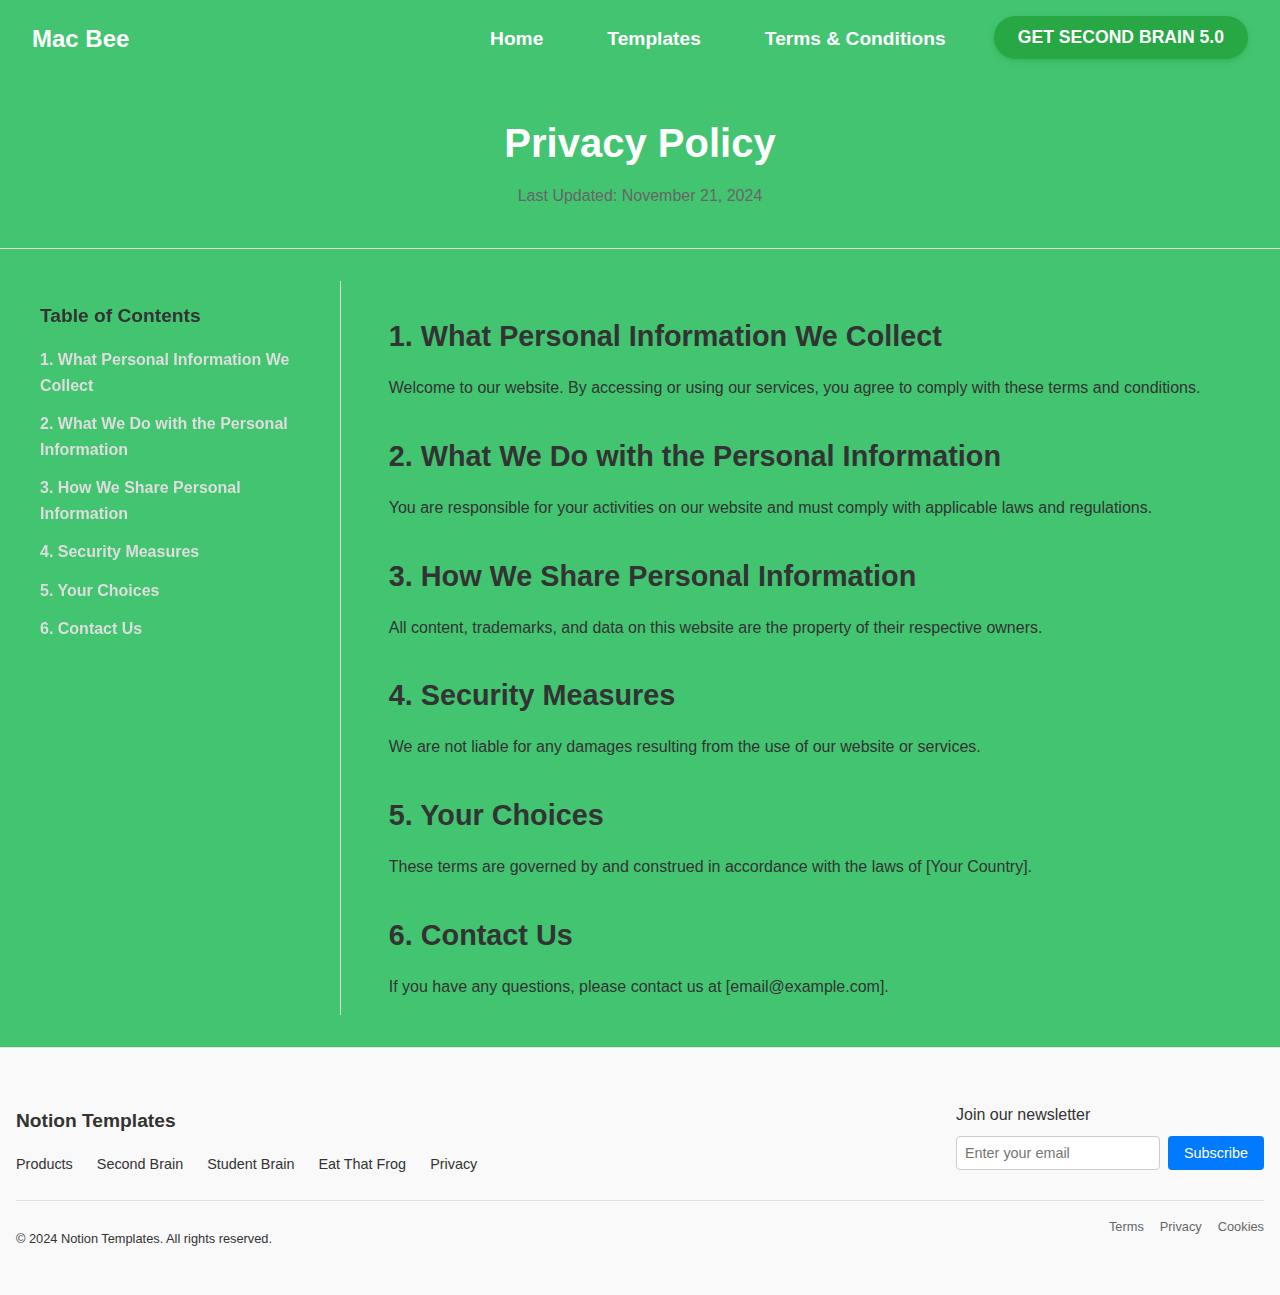
<file: privacy.html>
<!DOCTYPE html>
<html lang="en">
<head>
    <meta charset="UTF-8">
    <meta name="viewport" content="width=device-width, initial-scale=1.0">
    <title>Privacy Policy</title>
    <link rel="stylesheet" href="privacy.css">
</head>
<body>
    <!-- Header Section Starts-------------------------------------------------------------->

    <header>
        <div class="logo">
            <h1>Mac Bee</h1>
        </div>
        <nav>
            <ul id="menu">
                <li><a href="index.html">Home</a></li>
                <li><a href="templates.html">Templates</a></li>
                <li><a href="terms.html">Terms & Conditions</a></li>
                <li><button class="cta-button">Get Second Brain 5.0</button></li>
            </ul>
        </nav>
        <div class="hamburger" onclick="toggleMenu()">
            &#9776;
        </div>
    </header>

    <!-- Header Section Ends-------------------------------------------------------------->


    <!-- Hero Section Starts ---------------------------------------------------------------->

    <section class="hero">
        <h1>Privacy Policy</h1>
        <p>Last Updated: November 21, 2024</p>
    </section>

    <main class="terms-container">
        <!-- Left Section: Table of Contents -->
        <aside class="toc">
            <h3>Table of Contents</h3>
            <ul>
                <li><a href="#section1">1. What Personal Information We Collect</a></li>
                <li><a href="#section2">2. What We Do with the Personal Information</a></li>
                <li><a href="#section3">3. How We Share Personal Information</a></li>
                <li><a href="#section4">4. Security Measures</a></li>
                <li><a href="#section5">5. Your Choices</a></li>
                <li><a href="#section6">6. Contact Us</a></li>
            </ul>
        </aside>

        <!-- Right Section: Terms Content -->
        <section class="terms-content">
            <article id="#section1">
                <h2>1. What Personal Information We Collect</h2>
                <p>Welcome to our website. By accessing or using our services, you agree to comply with these terms and conditions.</p>
            </article>

            <article id="#section2">
                <h2>2. What We Do with the Personal Information</h2>
                <p>You are responsible for your activities on our website and must comply with applicable laws and regulations.</p>
            </article>

            <article id="#section3">
                <h2>3. How We Share Personal Information</h2>
                <p>All content, trademarks, and data on this website are the property of their respective owners.</p>
            </article>

            <article id="#section4">
                <h2>4. Security Measures</h2>
                <p>We are not liable for any damages resulting from the use of our website or services.</p>
            </article>

            <article id="#section5">
                <h2>5. Your Choices</h2>
                <p>These terms are governed by and construed in accordance with the laws of [Your Country].</p>
            </article>

            <article id="#section6">
                <h2>6. Contact Us</h2>
                <p>If you have any questions, please contact us at [email@example.com].</p>
            </article>
        </section>
        
    </main>
    <!-- Hero Section Ends ---------------------------------------------------------------->


        <!-- Footer Section Starts------------------------------------------------------>
        <footer class="footer">
            <div class="footer-container">
                <!-- Footer Left: Links Section -->
                <div class="footer-left">
                    <h4>Notion Templates</h4>
                    <nav class="footer-links">
                        <a href="./templates.html">Products</a>
                        <a href="https://365daysgrowth.gumroad.com/l/secondbrain">Second Brain</a>
                        <a href="https://365daysgrowth.gumroad.com/l/unistudents">Student Brain</a>
                        <a href="https://365daysgrowth.gumroad.com/l/eatfrog">Eat That Frog</a>
                        <a href="./privacy.html">Privacy</a>
                    </nav>
                </div>
                
                <!-- Footer Right: Newsletter Subscription -->
                <div class="footer-right">
                    <p>Join our newsletter</p>
                    <form class="newsletter-form">
                        <input type="email" placeholder="Enter your email" required>
                        <button type="submit">Subscribe</button>
                    </form>
                </div>
            </div>
            
            <!-- Footer Bottom -->
            <div class="footer-bottom">
                <p>© 2024 Notion Templates. All rights reserved.</p>
                <nav class="footer-bottom-links">
                    <a href="./terms.html">Terms</a>
                    <a href="./privacy.html">Privacy</a>
                    <a href="#">Cookies</a>
                </nav>
            </div>
        </footer>



        <!-- Footer Section Ends------------------------------------------------------>

        <script src="terms.js"></script>
</body>
</html>
</file>
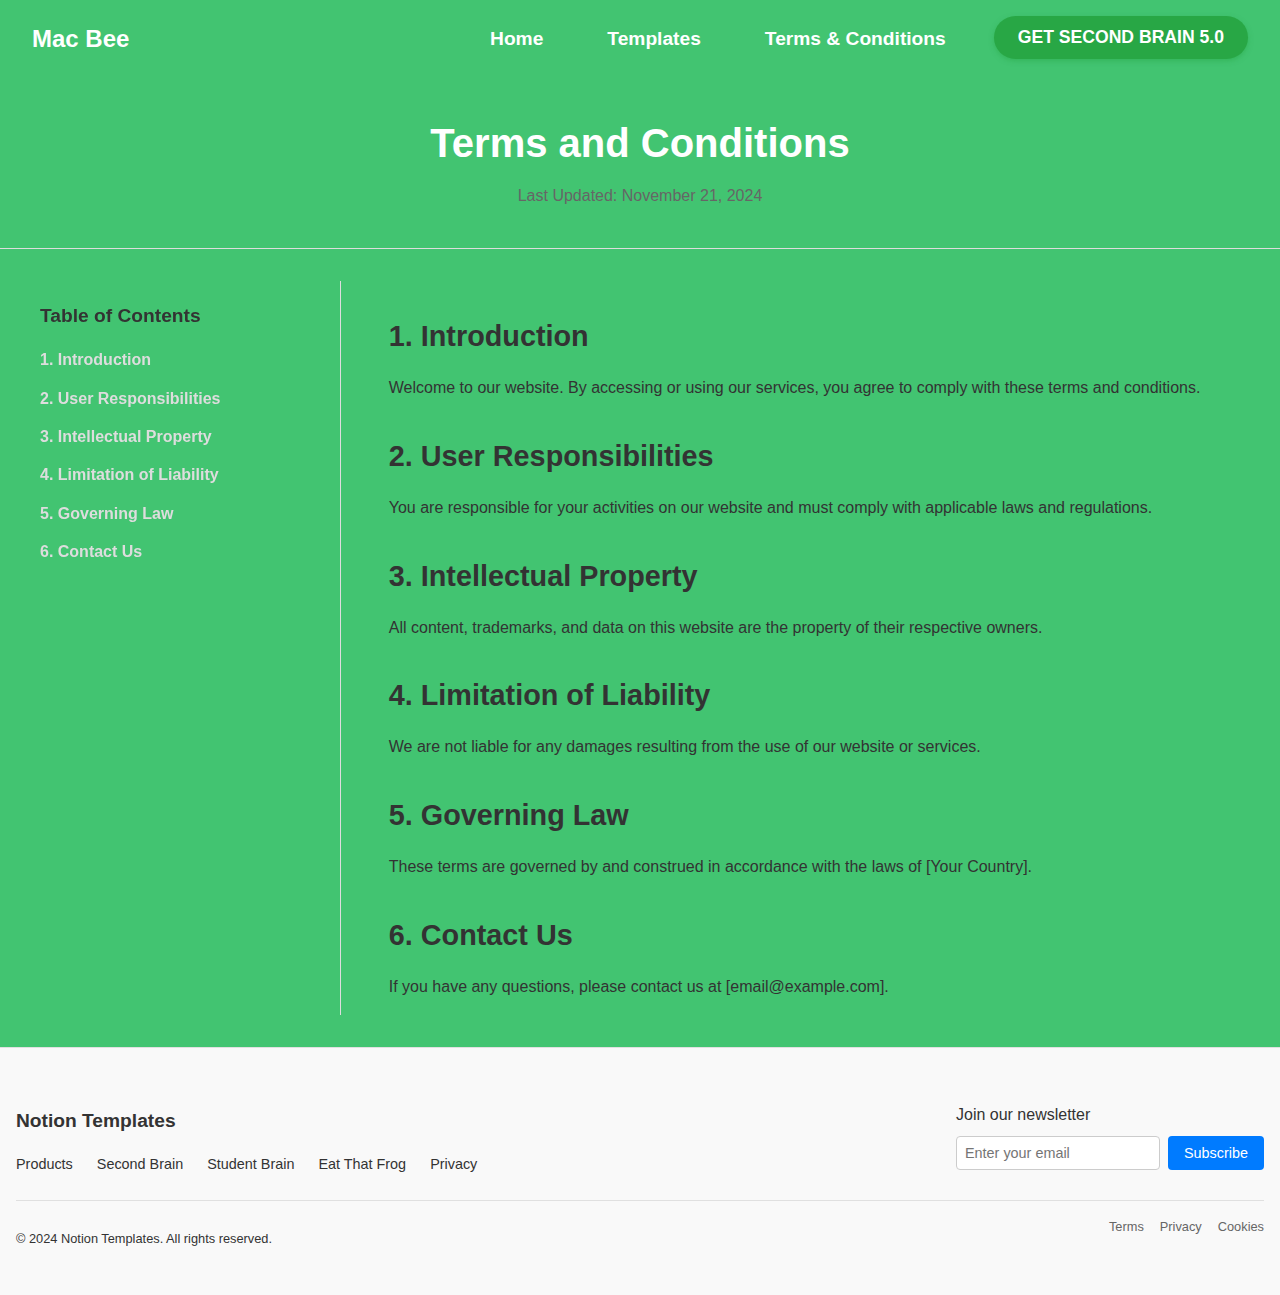
<file: terms.html>
<!DOCTYPE html>
<html lang="en">
<head>
    <meta charset="UTF-8">
    <meta name="viewport" content="width=device-width, initial-scale=1.0">
    <title>Terms and Conditions</title>
    <link rel="stylesheet" href="terms.css">
</head>
<body>
    <!-- Header Section Start---------------------------------------------------->

    <header>
        <div class="logo">
            <h1>Mac Bee</h1>
        </div>
        <nav>
            <ul id="menu">
                <li><a href="index.html">Home</a></li>
                <li><a href="templates.html">Templates</a></li>
                <li><a href="terms.html">Terms & Conditions</a></li>
                <li><button class="cta-button">Get Second Brain 5.0</button></li>
            </ul>
        </nav>
        <div class="hamburger" onclick="toggleMenu()">
            &#9776;
        </div>
    </header>

    <!-- Header Section End---------------------------------------------------->


    <!-- Hero Section Start----------------------------------------------------->
    <section class="hero">
        <h1>Terms and Conditions</h1>
        <p>Last Updated: November 21, 2024</p>
    </section>

    <main class="terms-container">
        <!-- Left Section: Table of Contents -->
        <aside class="toc">
            <h3>Table of Contents</h3>
            <ul>
                <li><a href="#introduction">1. Introduction</a></li>
                <li><a href="#user-responsibilities">2. User Responsibilities</a></li>
                <li><a href="#intellectual-property">3. Intellectual Property</a></li>
                <li><a href="#limitation-of-liability">4. Limitation of Liability</a></li>
                <li><a href="#governing-law">5. Governing Law</a></li>
                <li><a href="#contact-us">6. Contact Us</a></li>
            </ul>
        </aside>

        <!-- Right Section: Terms Content -->
        <section class="terms-content">
            <article id="introduction">
                <h2>1. Introduction</h2>
                <p>Welcome to our website. By accessing or using our services, you agree to comply with these terms and conditions.</p>
            </article>

            <article id="user-responsibilities">
                <h2>2. User Responsibilities</h2>
                <p>You are responsible for your activities on our website and must comply with applicable laws and regulations.</p>
            </article>

            <article id="intellectual-property">
                <h2>3. Intellectual Property</h2>
                <p>All content, trademarks, and data on this website are the property of their respective owners.</p>
            </article>

            <article id="limitation-of-liability">
                <h2>4. Limitation of Liability</h2>
                <p>We are not liable for any damages resulting from the use of our website or services.</p>
            </article>

            <article id="governing-law">
                <h2>5. Governing Law</h2>
                <p>These terms are governed by and construed in accordance with the laws of [Your Country].</p>
            </article>

            <article id="contact-us">
                <h2>6. Contact Us</h2>
                <p>If you have any questions, please contact us at [email@example.com].</p>
            </article>
        </section>

        <!-- Hero Section End----------------------------------------------------->



        <!-- Footer Section Starts----------------------------------------------------->

    </main>
        <footer class="footer">
            <div class="footer-container">
                <!-- Footer Left: Links Section -->
                <div class="footer-left">
                    <h4>Notion Templates</h4>
                    <nav class="footer-links">
                        <a href="./templates.html">Products</a>
                        <a href="https://365daysgrowth.gumroad.com/l/secondbrain">Second Brain</a>
                        <a href="https://365daysgrowth.gumroad.com/l/unistudents">Student Brain</a>
                        <a href="https://365daysgrowth.gumroad.com/l/eatfrog">Eat That Frog</a>
                        <a href="./privacy.html">Privacy</a>
                    </nav>
                </div>
                
                <!-- Footer Right: Newsletter Subscription -->
                <div class="footer-right">
                    <p>Join our newsletter</p>
                    <form class="newsletter-form">
                        <input type="email" placeholder="Enter your email" required>
                        <button type="submit">Subscribe</button>
                    </form>
                </div>
            </div>
            
            <!-- Footer Bottom -->
            <div class="footer-bottom">
                <p>© 2024 Notion Templates. All rights reserved.</p>
                <nav class="footer-bottom-links">
                    <a href="./terms.html">Terms</a>
                    <a href="./privacy.html">Privacy</a>
                    <a href="#">Cookies</a>
                </nav>
            </div>
        </footer>
        <!-- Footer Section Ends----------------------------------------------------->
        <script src="terms.js"></script>
</body>
</html>
</file>
<file: privacy.css>
/* General Reset */
body {
    margin: 0;
    font-family: Arial, sans-serif;
    line-height: 1.6;
    color: #333;
    background-color: #42c471;
}

/* Header Styles */
header {
    display: flex;
    justify-content: space-between;
    align-items: center;
    padding: 1rem 2rem;
    background-color: #42c471;
    color: white;
    position: relative;
}

header .logo h1 {
    margin: 0;
    font-size: 1.5rem;
}

nav ul {
    display: flex;
    list-style-type: none;
    margin: 0;
    padding: 0;
}

nav ul li {
    margin-left: 2rem;
}

nav ul li a {
    font-size: 1.2rem;
    color: #fff;
    text-decoration: none;
    padding: 0.5rem 1rem;
    display: block;
    font-weight: bold;
    transition: background 0.3s ease, color 0.3s ease;
}

.cta-button {
    background-color: #28a745; /* Green for the main background */
    color: #fff; /* White text for contrast */
    font-size: 1.1rem;
    padding: 0.7rem 1.5rem;
    border: none;
    border-radius: 25px;
    margin: 0 auto;
    display: block;
    cursor: pointer;
    text-transform: uppercase;
    font-weight: bold;
    box-shadow: 0 2px 5px rgba(40, 167, 69, 0.5); 
    transition: all 0.3s ease;
}

.cta-button:hover {
    background-color: #218838; 
    box-shadow: 0 4px 10px rgba(40, 167, 69, 0.8); 
}


.hamburger {
    display: none;
    font-size: 2rem;
    cursor: pointer;
}

@media (max-width: 768px) {
    /* Show hamburger for mobile */
    .hamburger {
        display: block;
        cursor: pointer;
        z-index: 100;
    }

    /* Hide default nav menu */
    nav ul {
        display: none;
        flex-direction: column;
        position: absolute;
        top: 60px; /* Below the header */
        left: 0;
        width: 100%; /* Full width */
        background-color: #333; /* Black background */
        padding: 1rem 0;
        gap: 1rem; /* Space between menu items */
        box-shadow: 0 4px 6px rgba(0, 0, 0, 0.1);
        transition: all 0.3s ease-in-out;
    }

    nav ul li {
        list-style: none;
        text-align: center; /* Center-align menu items */
    }

    nav ul li a {
        font-size: 1.2rem;
        color: #fff;
        text-decoration: none;
        padding: 0.5rem 1rem;
        display: block;
        font-weight: bold;
        transition: background 0.3s ease, color 0.3s ease;
    }

    nav ul li a:hover {
        background-color: #007bff; /* Blue hover effect */
        color: #fff;
        border-radius: 5px;
    }

    /* CTA Button in menu */
    .cta-button {
        background-color: #28a745; /* Green for the main background */
        color: #fff; /* White text for contrast */
        font-size: 1.1rem;
        padding: 0.7rem 1.5rem;
        border: none;
        border-radius: 25px;
        margin: 0 auto;
        display: block;
        cursor: pointer;
        text-transform: uppercase;
        font-weight: bold;
        box-shadow: 0 2px 5px rgba(40, 167, 69, 0.5); /* Subtle green shadow */
        transition: all 0.3s ease;
    }
    
    .cta-button:hover {
        background-color: #218838; /* Darker green for hover */
        box-shadow: 0 4px 10px rgba(40, 167, 69, 0.8); /* Bright green shadow */
    }
    

    
    nav ul.show {
        display: flex;
    }

    
    .close-menu {
        display: none; 
    }
}




/* Header Section */
.hero {
    text-align: center;
    padding: 2rem 1rem;
    background-color: #42c471;
    border-bottom: 1px solid #ddd;
}

.hero h1 {
    color: white;
    margin: 0;
    font-size: 2.5rem;
}

.hero p {
    margin: 0.5rem 0;
    color: #666;
}

/* Main Container */
.terms-container {
    display: flex;
    max-width: 1200px;
    margin: 2rem auto;
    padding: 0 1rem;
}

/* Left: Table of Contents */
.toc {
    flex: 1;
    max-width: 300px;
    margin-right: 2rem;
    border-right: 1px solid #ddd;
    padding-right: 1rem;
    position: sticky;
    top: 1rem;
}

.toc h3 {
    font-size: 1.2rem;
    margin-bottom: 1rem;
}

.toc ul {
    list-style: none;
    padding: 0;
}

.toc ul li {
    margin-bottom: 0.8rem;
}

.toc ul li a {
    text-decoration: none;
    color: #ddd;
    font-weight: bold;
    transition: color 0.3s;
}

.toc ul li a:hover {
    color: #ddd;
    text-decoration: underline;
}

/* Right: Terms Content */
.terms-content {
    flex: 3;
    padding-left: 1rem;
}

.terms-content h2 {
    font-size: 1.8rem;
    margin-top: 2rem;
    margin-bottom: 1rem;
}

.terms-content p {
    margin-bottom: 1rem;
}

/* Responsive Design */
@media (max-width: 768px) {
    .terms-container {
        flex-direction: column;
    }

    .toc {
        margin-right: 0;
        border-right: none;
        border-bottom: 1px solid #ddd;
        padding-right: 0;
        padding-bottom: 1rem;
        margin-bottom: 2rem;
    }
}


/* Footer Section */
/* Footer Section Styling */
.footer {
    background-color: #f9f9f9; /* Light background color */
    padding: 2rem 1rem;
    color: #333;
    font-family: Arial, sans-serif;
    border-top: 1px solid #e0e0e0;
}

/* Footer Container */
.footer-container {
    display: flex;
    justify-content: space-between;
    align-items: center;
    flex-wrap: wrap;
    margin-bottom: 1.5rem;
}

/* Left Section */
.footer-left h4 {
    font-size: 1.2rem;
    margin-bottom: 1rem;
}

.footer-links {
    display: flex;
    gap: 1.5rem; /* Space between links */
}

.footer-links a {
    color: #333;
    text-decoration: none;
    font-size: 0.9rem;
}

.footer-links a:hover {
    color: #007bff; /* Blue hover effect */
    text-decoration: underline;
}

/* Right Section */
.footer-right p {
    font-size: 1rem;
    margin-bottom: 0.5rem;
}

.newsletter-form {
    display: flex;
    gap: 0.5rem;
}

.newsletter-form input {
    border: 1px solid #ccc;
    border-radius: 4px;
    padding: 0.5rem;
    font-size: 0.9rem;
    flex: 1;
}

.newsletter-form button {
    background-color: #007bff;
    border: none;
    color: white;
    padding: 0.5rem 1rem;
    border-radius: 4px;
    font-size: 0.9rem;
    cursor: pointer;
    transition: background-color 0.3s ease;
}

.newsletter-form button:hover {
    background-color: #0056b3; /* Darker blue hover effect */
}

/* Footer Bottom */
.footer-bottom {
    display: flex;
    justify-content: space-between;
    flex-wrap: wrap;
    border-top: 1px solid #e0e0e0;
    padding-top: 1rem;
    font-size: 0.8rem;
}

.footer-bottom-links {
    display: flex;
    gap: 1rem;
}

.footer-bottom-links a {
    color: #666;
    text-decoration: none;
}

.footer-bottom-links a:hover {
    text-decoration: underline;
}

/* Responsive Design */
@media (max-width: 768px) {
    .footer-container {
        flex-direction: column;
        align-items: flex-start;
        gap: 1.5rem;
    }

    .footer-bottom {
        flex-direction: column;
        gap: 1rem;
        align-items: flex-start;
    }
}
</file>
<file: terms.css>
/* General Reset */
body {
    margin: 0;
    font-family: Arial, sans-serif;
    line-height: 1.6;
    color: #333;
    background-color: #42c471;
}

/* Header Section------------------------------------------------------------------ */
header {
    display: flex;
    justify-content: space-between;
    align-items: center;
    padding: 1rem 2rem;
    background-color: #42c471;
    color: white;
    position: relative;
}

header .logo h1 {
    margin: 0;
    font-size: 1.5rem;
}

nav ul {
    display: flex;
    list-style-type: none;
    margin: 0;
    padding: 0;
}

nav ul li {
    margin-left: 2rem;
}

nav ul li a {
    font-size: 1.2rem;
    color: #fff;
    text-decoration: none;
    padding: 0.5rem 1rem;
    display: block;
    font-weight: bold;
    transition: background 0.3s ease, color 0.3s ease;
}

.cta-button {
    background-color: #28a745; /* Green for the main background */
    color: #fff; /* White text for contrast */
    font-size: 1.1rem;
    padding: 0.7rem 1.5rem;
    border: none;
    border-radius: 25px;
    margin: 0 auto;
    display: block;
    cursor: pointer;
    text-transform: uppercase;
    font-weight: bold;
    box-shadow: 0 2px 5px rgba(40, 167, 69, 0.5); 
    transition: all 0.3s ease;
}

.cta-button:hover {
    background-color: #218838; 
    box-shadow: 0 4px 10px rgba(40, 167, 69, 0.8); 
}


.hamburger {
    display: none;
    font-size: 2rem;
    cursor: pointer;
}

@media (max-width: 768px) {
    /* Show hamburger for mobile */
    .hamburger {
        display: block;
        cursor: pointer;
        z-index: 100;
    }

    /* Hide default nav menu */
    nav ul {
        display: none;
        flex-direction: column;
        position: absolute;
        top: 60px; /* Below the header */
        left: 0;
        width: 100%; /* Full width */
        background-color: #333; /* Black background */
        padding: 1rem 0;
        gap: 1rem; /* Space between menu items */
        box-shadow: 0 4px 6px rgba(0, 0, 0, 0.1);
        transition: all 0.3s ease-in-out;
    }

    nav ul li {
        list-style: none;
        text-align: center; /* Center-align menu items */
    }

    nav ul li a {
        font-size: 1.2rem;
        color: #fff;
        text-decoration: none;
        padding: 0.5rem 1rem;
        display: block;
        font-weight: bold;
        transition: background 0.3s ease, color 0.3s ease;
    }

    nav ul li a:hover {
        background-color: #007bff; /* Blue hover effect */
        color: #fff;
        border-radius: 5px;
    }

    /* CTA Button in menu */
    .cta-button {
        background-color: #28a745; /* Green for the main background */
        color: #fff; /* White text for contrast */
        font-size: 1.1rem;
        padding: 0.7rem 1.5rem;
        border: none;
        border-radius: 25px;
        margin: 0 auto;
        display: block;
        cursor: pointer;
        text-transform: uppercase;
        font-weight: bold;
        box-shadow: 0 2px 5px rgba(40, 167, 69, 0.5); /* Subtle green shadow */
        transition: all 0.3s ease;
    }
    
    .cta-button:hover {
        background-color: #218838; /* Darker green for hover */
        box-shadow: 0 4px 10px rgba(40, 167, 69, 0.8); /* Bright green shadow */
    }
    

    
    nav ul.show {
        display: flex;
    }

    
    .close-menu {
        display: none; 
    }
}

/* Header Section Ends------------------------------------------------------------------ */


/* Header Section Starts------------------------------------------------------------------------*/
.hero {
    text-align: center;
    padding: 2rem 1rem;
    background-color: #42c471;
    border-bottom: 1px solid #ddd;
}

.hero h1 {
    color: white;
    margin: 0;
    font-size: 2.5rem;
}

.hero p {
    margin: 0.5rem 0;
    color: #666;
}

/* Main Container */
.terms-container {
    display: flex;
    max-width: 1200px;
    margin: 2rem auto;
    padding: 0 1rem;
}

/* Left: Table of Contents */
.toc {
    flex: 1;
    max-width: 300px;
    margin-right: 2rem;
    border-right: 1px solid #ddd;
    padding-right: 1rem;
    position: sticky;
    top: 1rem;
}

.toc h3 {
    font-size: 1.2rem;
    margin-bottom: 1rem;
}

.toc ul {
    list-style: none;
    padding: 0;
}

.toc ul li {
    margin-bottom: 0.8rem;
}

.toc ul li a {
    text-decoration: none;
    color: #ddd;
    font-weight: bold;
    transition: color 0.3s;
}

.toc ul li a:hover {
    color: #ddd;
    text-decoration: underline;
}

/* Right: Terms Content */
.terms-content {
    flex: 3;
    padding-left: 1rem;
}

.terms-content h2 {
    font-size: 1.8rem;
    margin-top: 2rem;
    margin-bottom: 1rem;
}

.terms-content p {
    margin-bottom: 1rem;
}

/* Responsive Design */
@media (max-width: 768px) {
    .terms-container {
        flex-direction: column;
    }

    .toc {
        margin-right: 0;
        border-right: none;
        border-bottom: 1px solid #ddd;
        padding-right: 0;
        padding-bottom: 1rem;
        margin-bottom: 2rem;
    }
}

/* Header Section Ends------------------------------------------------------------------------*/


/* Footer Section Starts-----------------------------------------------------------------------*/

.footer {
    background-color: #f9f9f9; /* Light background color */
    padding: 2rem 1rem;
    color: #333;
    font-family: Arial, sans-serif;
    border-top: 1px solid #e0e0e0;
}

/* Footer Container */
.footer-container {
    display: flex;
    justify-content: space-between;
    align-items: center;
    flex-wrap: wrap;
    margin-bottom: 1.5rem;
}

/* Left Section */
.footer-left h4 {
    font-size: 1.2rem;
    margin-bottom: 1rem;
}

.footer-links {
    display: flex;
    gap: 1.5rem; /* Space between links */
}

.footer-links a {
    color: #333;
    text-decoration: none;
    font-size: 0.9rem;
}

.footer-links a:hover {
    color: #007bff; /* Blue hover effect */
    text-decoration: underline;
}

/* Right Section */
.footer-right p {
    font-size: 1rem;
    margin-bottom: 0.5rem;
}

.newsletter-form {
    display: flex;
    gap: 0.5rem;
}

.newsletter-form input {
    border: 1px solid #ccc;
    border-radius: 4px;
    padding: 0.5rem;
    font-size: 0.9rem;
    flex: 1;
}

.newsletter-form button {
    background-color: #007bff;
    border: none;
    color: white;
    padding: 0.5rem 1rem;
    border-radius: 4px;
    font-size: 0.9rem;
    cursor: pointer;
    transition: background-color 0.3s ease;
}

.newsletter-form button:hover {
    background-color: #0056b3; /* Darker blue hover effect */
}

/* Footer Bottom */
.footer-bottom {
    display: flex;
    justify-content: space-between;
    flex-wrap: wrap;
    border-top: 1px solid #e0e0e0;
    padding-top: 1rem;
    font-size: 0.8rem;
}

.footer-bottom-links {
    display: flex;
    gap: 1rem;
}

.footer-bottom-links a {
    color: #666;
    text-decoration: none;
}

.footer-bottom-links a:hover {
    text-decoration: underline;
}

/* Responsive Design */
@media (max-width: 768px) {
    .footer-container {
        flex-direction: column;
        align-items: flex-start;
        gap: 1.5rem;
    }

    .footer-bottom {
        flex-direction: column;
        gap: 1rem;
        align-items: flex-start;
    }
}

/* Footer Section Ends-----------------------------------------------------------------------*/
</file>
